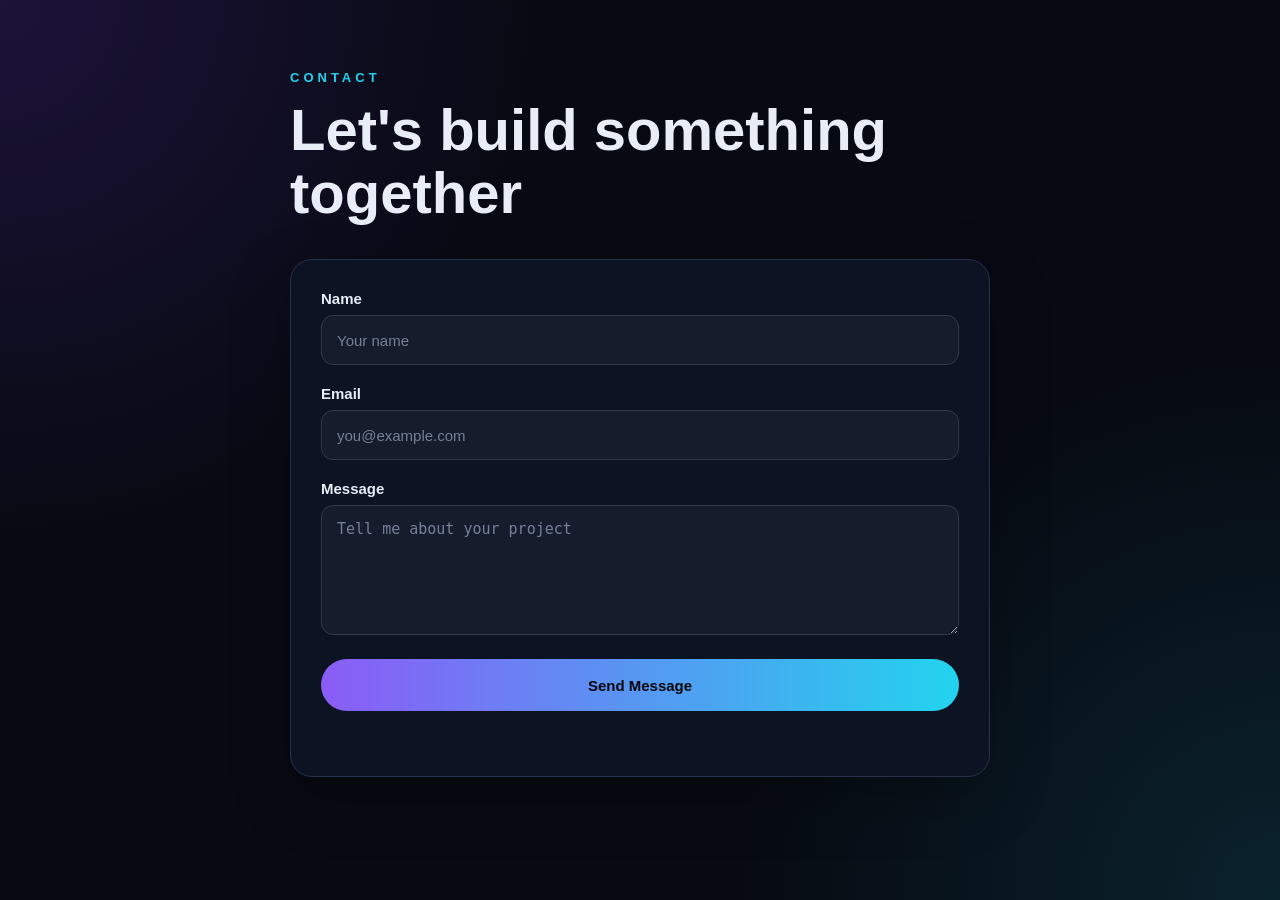
<file: contact.html>
<!DOCTYPE html>
<html lang="en">
<head>
  <meta charset="UTF-8">
  <meta name="viewport" content="width=device-width, initial-scale=1.0">

  <title>Contact | Pranav Thange</title>

  <style>
    * {
      box-sizing: border-box;
      margin: 0;
      padding: 0;
    }

    body {
      min-height: 100vh;
      font-family: Arial, Helvetica, sans-serif;
      background:
        radial-gradient(circle at top left, rgba(124, 58, 237, 0.18), transparent 35%),
        radial-gradient(circle at bottom right, rgba(34, 211, 238, 0.12), transparent 35%),
        #070a12;
      color: #e8edf7;
    }

    .contact-section {
      width: min(700px, 90%);
      margin: auto;
      padding: 70px 0;
    }

    .eyebrow {
      color: #22d3ee;
      font-size: 13px;
      font-weight: 700;
      letter-spacing: 4px;
      margin-bottom: 14px;
    }

    h1 {
      font-size: clamp(38px, 6vw, 58px);
      line-height: 1.08;
      margin-bottom: 35px;
      font-weight: 800;
    }

    .contact-card {
      padding: 30px;
      background: rgba(13, 20, 36, 0.92);
      border: 1px solid #273149;
      border-radius: 22px;
      box-shadow: 0 20px 60px rgba(0, 0, 0, 0.25);
    }

    .form-group {
      margin-bottom: 20px;
    }

    label {
      display: block;
      margin-bottom: 8px;
      font-size: 15px;
      font-weight: 600;
    }

    input,
    textarea {
      width: 100%;
      border: 1px solid #30394d;
      border-radius: 12px;
      background: #151c2c;
      color: #fff;
      padding: 14px 15px;
      font-size: 15px;
      outline: none;
      transition: 0.2s;
    }

    input {
      height: 50px;
    }

    textarea {
      min-height: 130px;
      resize: vertical;
    }

    input:focus,
    textarea:focus {
      border-color: #8b5cf6;
      box-shadow: 0 0 0 2px rgba(139, 92, 246, 0.12);
    }

    input::placeholder,
    textarea::placeholder {
      color: #758198;
    }

    button {
      width: 100%;
      height: 52px;
      border: none;
      border-radius: 26px;
      background: linear-gradient(90deg, #8b5cf6, #22d3ee);
      color: #05070d;
      font-size: 15px;
      font-weight: 700;
      cursor: pointer;
      transition: transform 0.2s, opacity 0.2s;
    }

    button:hover {
      transform: translateY(-2px);
    }

    button:disabled {
      opacity: 0.6;
      cursor: not-allowed;
      transform: none;
    }

    #form-feedback {
      text-align: center;
      margin-top: 15px;
      font-size: 14px;
      min-height: 20px;
    }

    .success {
      color: #4ade80;
    }

    .error {
      color: #fb7185;
    }

    @media (max-width: 600px) {
      .contact-section {
        padding: 40px 0;
      }

      .contact-card {
        padding: 22px;
      }

      h1 {
        font-size: 40px;
      }
    }
  </style>
</head>

<body>

  <section class="contact-section">

    <p class="eyebrow">CONTACT</p>

    <h1>Let's build something together</h1>

    <div class="contact-card">

      <form id="contact-form">

        <div class="form-group">
          <label for="name">Name</label>

          <input
            type="text"
            id="name"
            name="name"
            placeholder="Your name"
            required
          >
        </div>

        <div class="form-group">
          <label for="email">Email</label>

          <input
            type="email"
            id="email"
            name="email"
            placeholder="you@example.com"
            required
          >
        </div>

        <div class="form-group">
          <label for="message">Message</label>

          <textarea
            id="message"
            name="message"
            placeholder="Tell me about your project"
            required
          ></textarea>
        </div>

        <button type="submit" id="submit-btn">
          Send Message
        </button>

        <p id="form-feedback"></p>

      </form>

    </div>

  </section>


  <script>
    const form = document.getElementById("contact-form");
    const button = document.getElementById("submit-btn");
    const feedback = document.getElementById("form-feedback");

    form.addEventListener("submit", async function(event) {

      event.preventDefault();

      button.disabled = true;
      button.textContent = "Sending...";
      feedback.textContent = "";
      feedback.className = "";

      const formData = {
        name: document.getElementById("name").value.trim(),
        email: document.getElementById("email").value.trim(),
        message: document.getElementById("message").value.trim()
      };

      try {

        const response = await fetch("http://127.0.0.1:5000/contact", {
          method: "POST",
          headers: {
            "Content-Type": "application/json"
          },
          body: JSON.stringify(formData)
        });

        const result = await response.json();

        if (response.ok) {

          feedback.textContent = "Message sent successfully!";
          feedback.className = "success";

          form.reset();

        } else {

          feedback.textContent =
            result.message || "Something went wrong.";

          feedback.className = "error";
        }

      } catch (error) {

        console.error(error);

        feedback.textContent =
          "Server connection failed. Please try again.";

        feedback.className = "error";

      }

      button.disabled = false;
      button.textContent = "Send Message";

    });
  </script>

</body>
</html>
</file>
